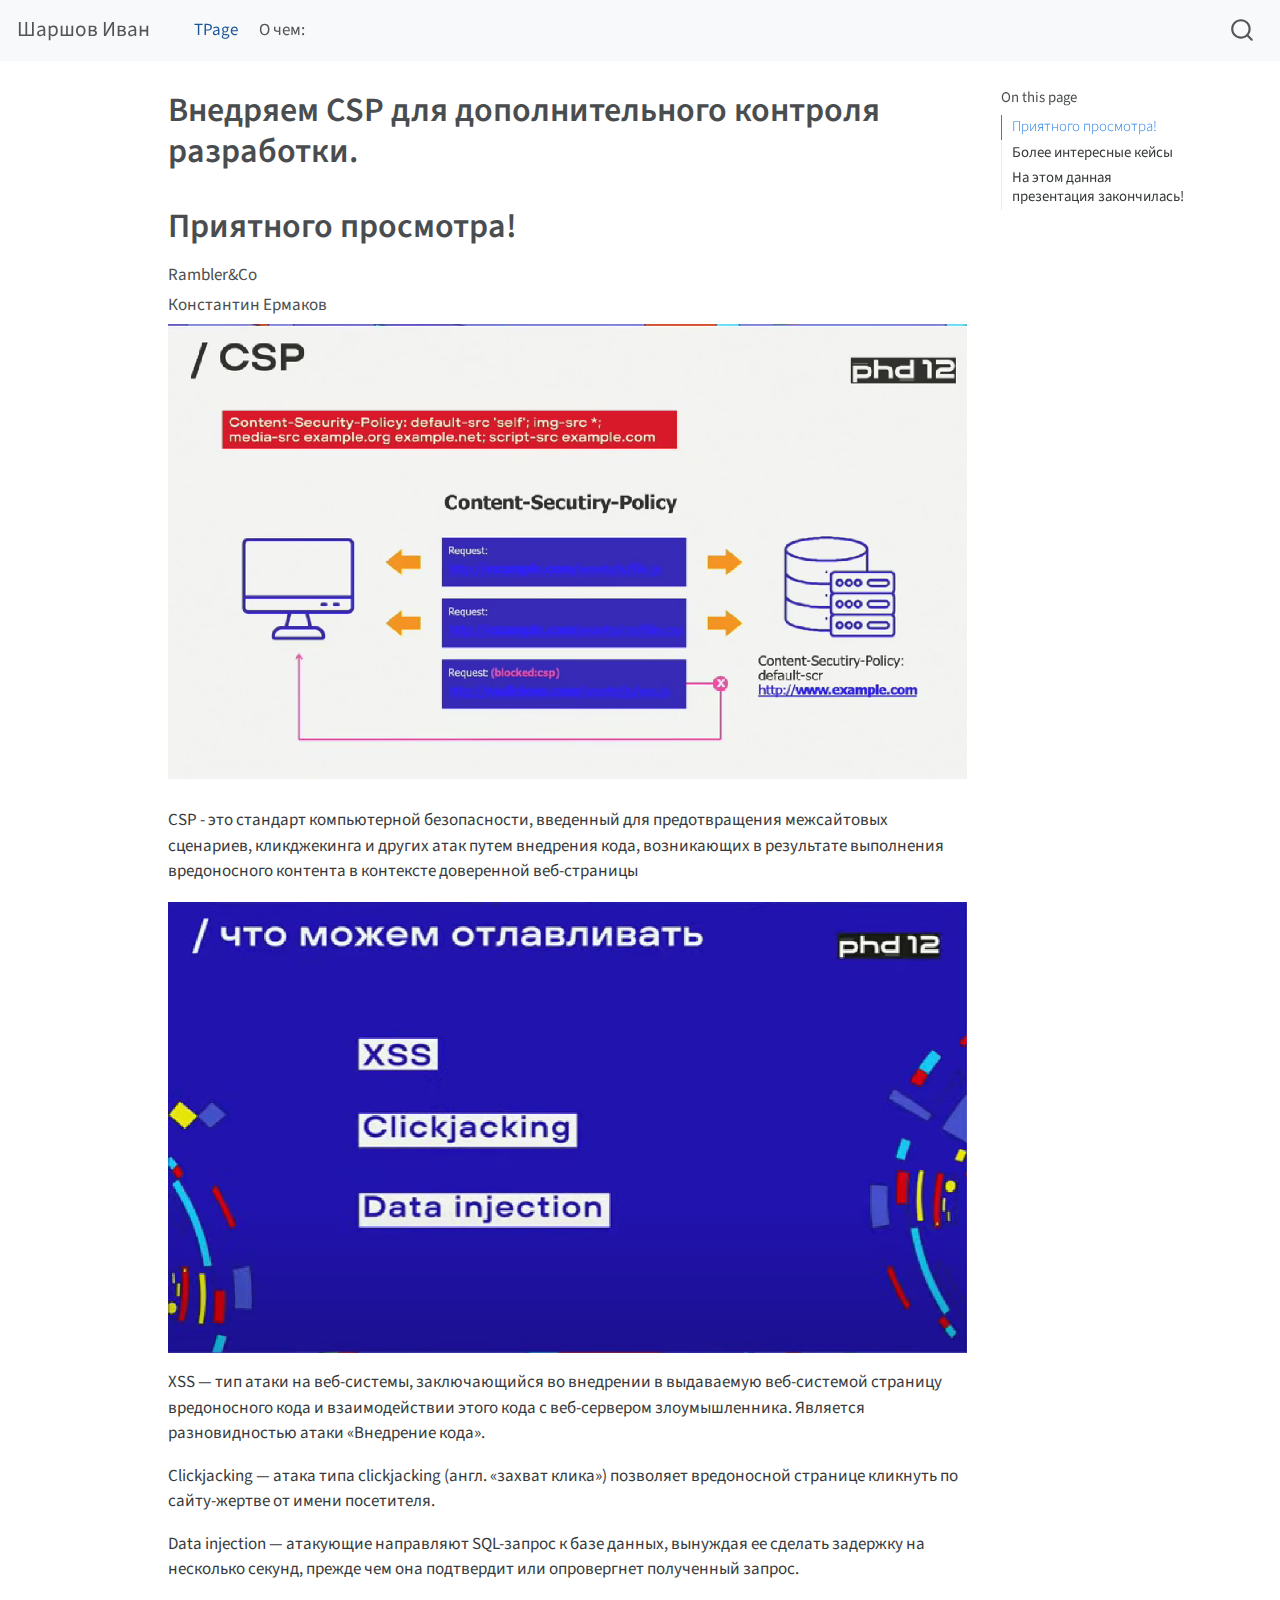
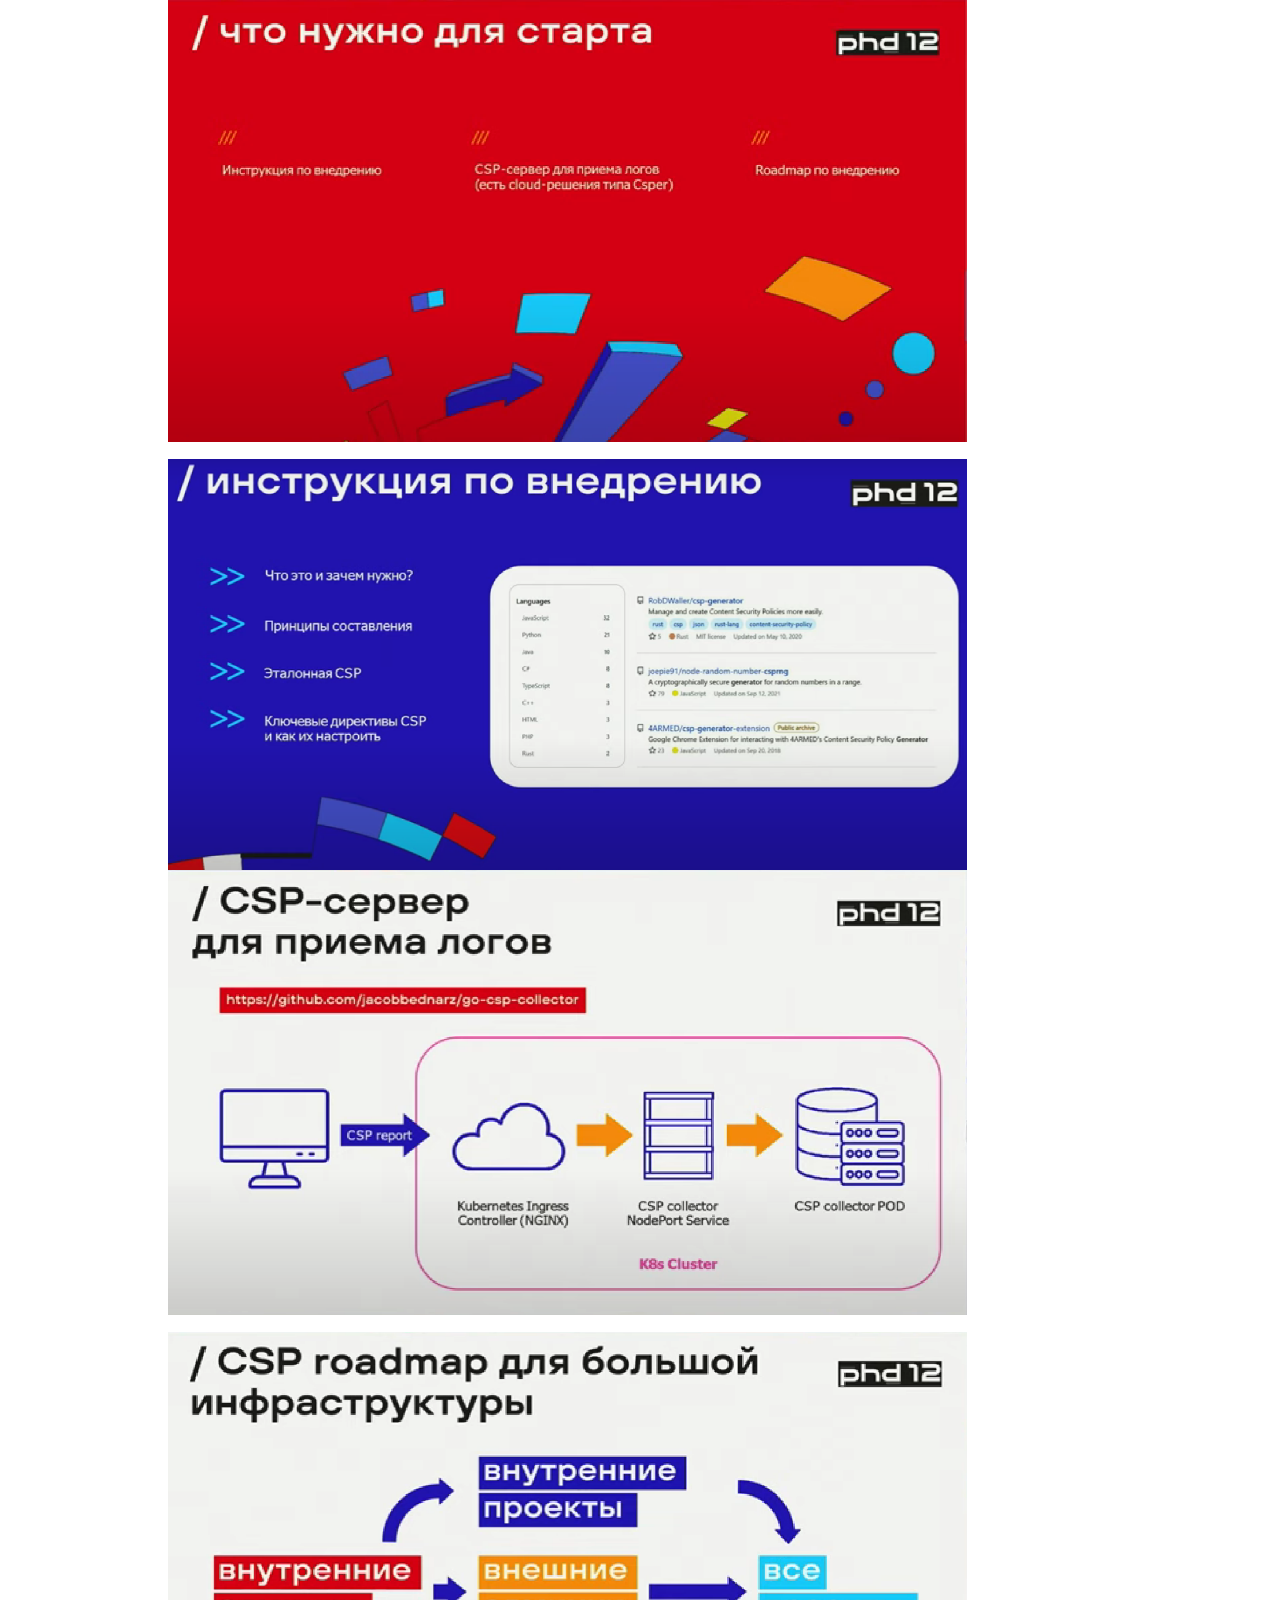
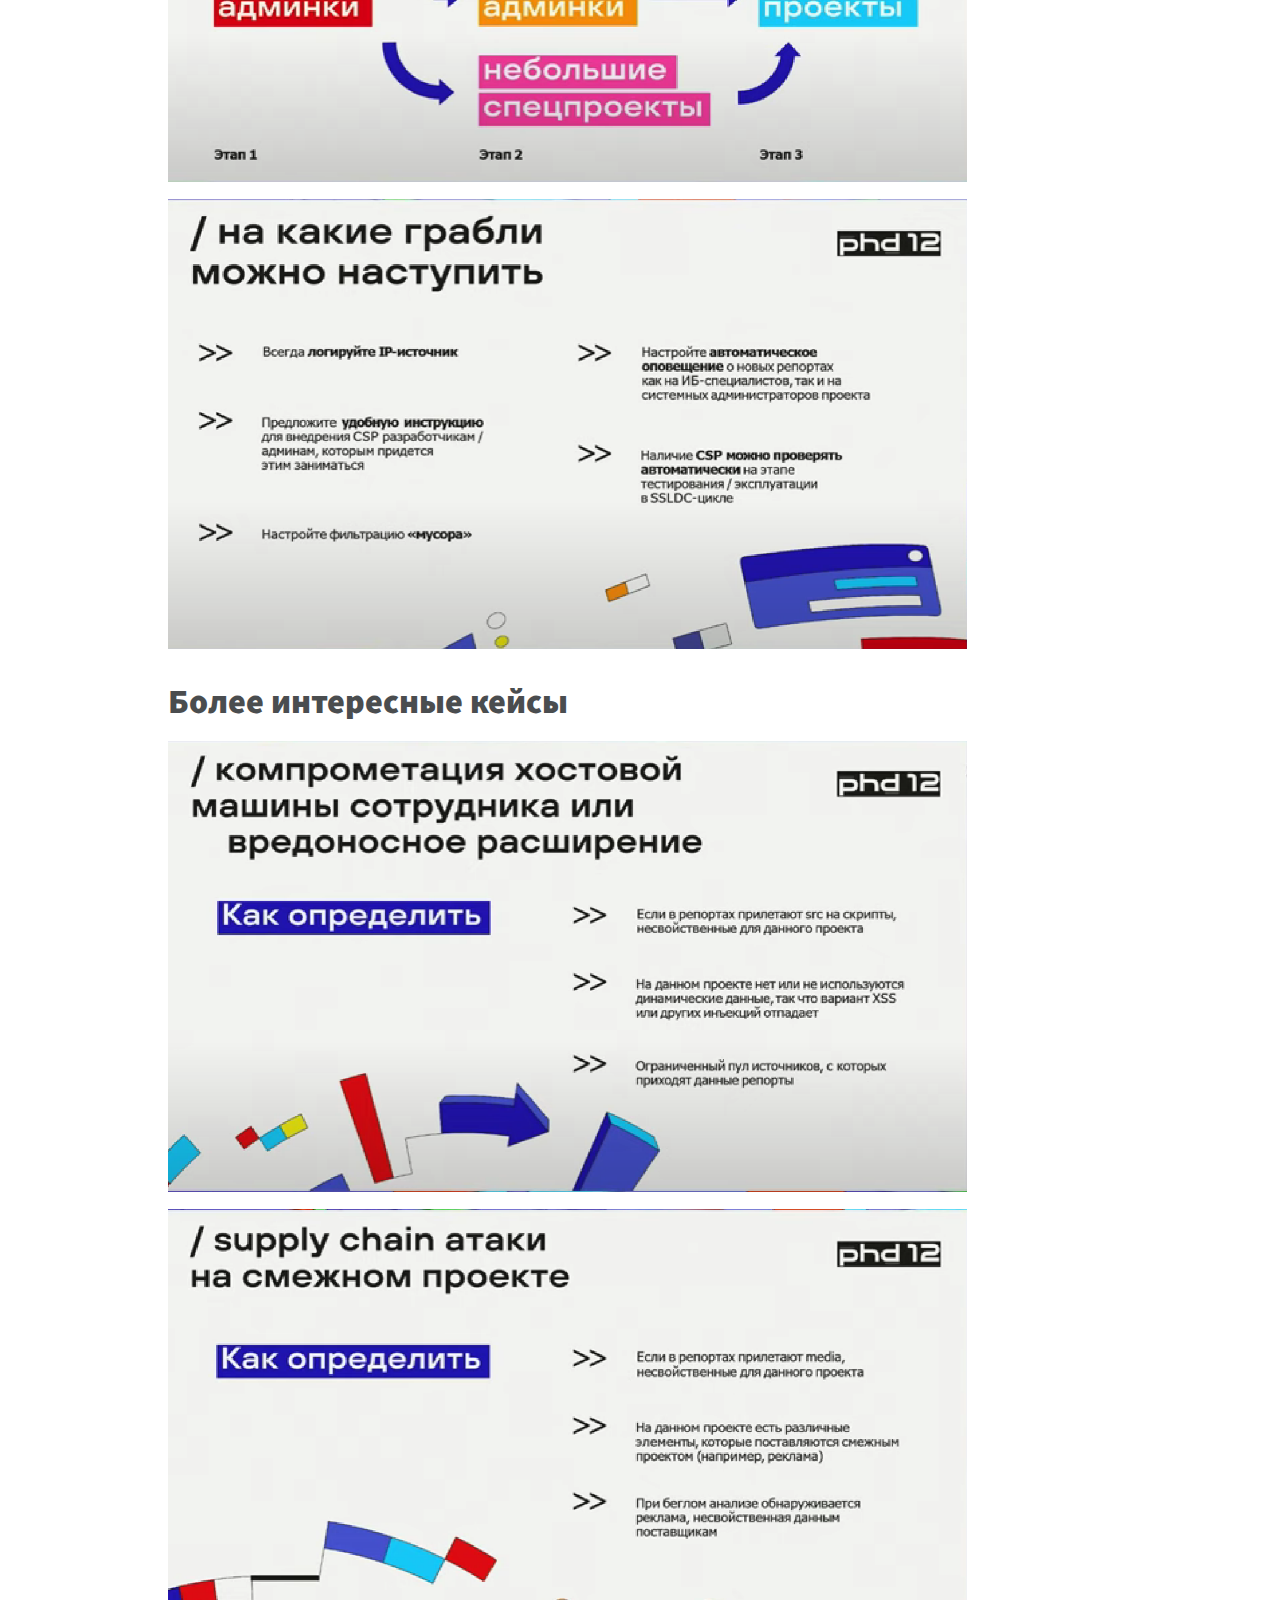
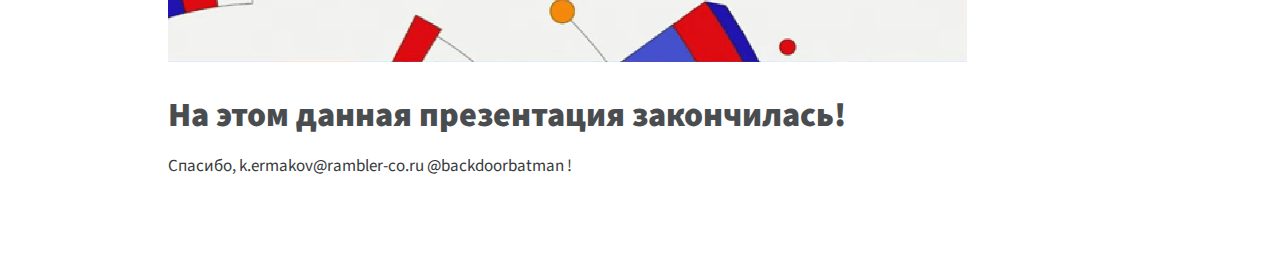
<file: docs/index.html>
<!DOCTYPE html>
<html xmlns="http://www.w3.org/1999/xhtml" lang="en" xml:lang="en"><head>

<meta charset="utf-8">
<meta name="generator" content="quarto-1.3.287">

<meta name="viewport" content="width=device-width, initial-scale=1.0, user-scalable=yes">


<title>Шаршов Иван - Внедряем CSP для дополнительного контроля разработки.</title>
<style>
code{white-space: pre-wrap;}
span.smallcaps{font-variant: small-caps;}
div.columns{display: flex; gap: min(4vw, 1.5em);}
div.column{flex: auto; overflow-x: auto;}
div.hanging-indent{margin-left: 1.5em; text-indent: -1.5em;}
ul.task-list{list-style: none;}
ul.task-list li input[type="checkbox"] {
  width: 0.8em;
  margin: 0 0.8em 0.2em -1em; /* quarto-specific, see https://github.com/quarto-dev/quarto-cli/issues/4556 */ 
  vertical-align: middle;
}
</style>


<script src="site_libs/quarto-nav/quarto-nav.js"></script>
<script src="site_libs/quarto-nav/headroom.min.js"></script>
<script src="site_libs/clipboard/clipboard.min.js"></script>
<script src="site_libs/quarto-search/autocomplete.umd.js"></script>
<script src="site_libs/quarto-search/fuse.min.js"></script>
<script src="site_libs/quarto-search/quarto-search.js"></script>
<meta name="quarto:offset" content="./">
<script src="site_libs/quarto-html/quarto.js"></script>
<script src="site_libs/quarto-html/popper.min.js"></script>
<script src="site_libs/quarto-html/tippy.umd.min.js"></script>
<script src="site_libs/quarto-html/anchor.min.js"></script>
<link href="site_libs/quarto-html/tippy.css" rel="stylesheet">
<link href="site_libs/quarto-html/quarto-syntax-highlighting.css" rel="stylesheet" id="quarto-text-highlighting-styles">
<script src="site_libs/bootstrap/bootstrap.min.js"></script>
<link href="site_libs/bootstrap/bootstrap-icons.css" rel="stylesheet">
<link href="site_libs/bootstrap/bootstrap.min.css" rel="stylesheet" id="quarto-bootstrap" data-mode="light">
<script id="quarto-search-options" type="application/json">{
  "location": "navbar",
  "copy-button": false,
  "collapse-after": 3,
  "panel-placement": "end",
  "type": "overlay",
  "limit": 20,
  "language": {
    "search-no-results-text": "No results",
    "search-matching-documents-text": "matching documents",
    "search-copy-link-title": "Copy link to search",
    "search-hide-matches-text": "Hide additional matches",
    "search-more-match-text": "more match in this document",
    "search-more-matches-text": "more matches in this document",
    "search-clear-button-title": "Clear",
    "search-detached-cancel-button-title": "Cancel",
    "search-submit-button-title": "Submit"
  }
}</script>


<link rel="stylesheet" href="styles.css">
</head>

<body class="nav-fixed">

<div id="quarto-search-results"></div>
  <header id="quarto-header" class="headroom fixed-top">
    <nav class="navbar navbar-expand-lg navbar-dark ">
      <div class="navbar-container container-fluid">
      <div class="navbar-brand-container">
    <a class="navbar-brand" href="./index.html">
    <span class="navbar-title">Шаршов Иван</span>
    </a>
  </div>
            <div id="quarto-search" class="" title="Search"></div>
          <button class="navbar-toggler" type="button" data-bs-toggle="collapse" data-bs-target="#navbarCollapse" aria-controls="navbarCollapse" aria-expanded="false" aria-label="Toggle navigation" onclick="if (window.quartoToggleHeadroom) { window.quartoToggleHeadroom(); }">
  <span class="navbar-toggler-icon"></span>
</button>
          <div class="collapse navbar-collapse" id="navbarCollapse">
            <ul class="navbar-nav navbar-nav-scroll me-auto">
  <li class="nav-item">
    <a class="nav-link active" href="./index.html" rel="" target="" aria-current="page">
 <span class="menu-text">TPage</span></a>
  </li>  
  <li class="nav-item">
    <a class="nav-link" href="./about.html" rel="" target="">
 <span class="menu-text">О чем:</span></a>
  </li>  
</ul>
            <div class="quarto-navbar-tools ms-auto">
</div>
          </div> <!-- /navcollapse -->
      </div> <!-- /container-fluid -->
    </nav>
</header>
<!-- content -->
<div id="quarto-content" class="quarto-container page-columns page-rows-contents page-layout-article page-navbar">
<!-- sidebar -->
<!-- margin-sidebar -->
    <div id="quarto-margin-sidebar" class="sidebar margin-sidebar">
        <nav id="TOC" role="doc-toc" class="toc-active">
    <h2 id="toc-title">On this page</h2>
   
  <ul>
  <li><a href="#приятного-просмотра" id="toc-приятного-просмотра" class="nav-link active" data-scroll-target="#приятного-просмотра">Приятного просмотра!</a></li>
  <li><a href="#более-интересные-кейсы" id="toc-более-интересные-кейсы" class="nav-link" data-scroll-target="#более-интересные-кейсы"><strong>Более интересные кейсы</strong></a></li>
  <li><a href="#на-этом-данная-презентация-закончилась" id="toc-на-этом-данная-презентация-закончилась" class="nav-link" data-scroll-target="#на-этом-данная-презентация-закончилась"><strong>На этом данная презентация закончилась!</strong></a></li>
  </ul>
</nav>
    </div>
<!-- main -->
<main class="content" id="quarto-document-content">

<header id="title-block-header" class="quarto-title-block default">
<div class="quarto-title">
<h1 class="title">Внедряем CSP для дополнительного контроля разработки.</h1>
</div>



<div class="quarto-title-meta">

    
  
    
  </div>
  

</header>

<section id="приятного-просмотра" class="level1">
<h1>Приятного просмотра!</h1>
<section id="ramblerco" class="level6">
<h6 class="anchored" data-anchor-id="ramblerco">Rambler&amp;Co</h6>
</section>
<section id="константин-ермаков" class="level6">
<h6 class="anchored" data-anchor-id="константин-ермаков">Константин Ермаков</h6>
</section>
<section id="section" class="level6">
<h6 class="anchored" data-anchor-id="section"><img src="images/image-2027950571.png" class="quarto-discovered-preview-image img-fluid"></h6>
<p>CSP - это стандарт компьютерной безопасности, введенный для предотвращения межсайтовых сценариев, кликджекинга и других атак путем внедрения кода, возникающих в результате выполнения вредоносного контента в контексте доверенной веб-страницы</p>
<p><img src="images/image-1631542335.png" class="img-fluid"></p>
<p>XSS — тип атаки на веб-системы, заключающийся во внедрении в выдаваемую веб-системой страницу вредоносного кода и взаимодействии этого кода с веб-сервером злоумышленника. Является разновидностью атаки «Внедрение кода».</p>
<p>Clickjacking — атака типа clickjacking (англ. «захват клика») позволяет вредоносной странице кликнуть по сайту-жертве от имени посетителя.</p>
<p>Data injection — aтакующие направляют SQL-запрос к базе данных, вынуждая ее сделать задержку на несколько секунд, прежде чем она подтвердит или опровергнет полученный запрос.</p>
<p><img src="images/image-40465719.png" class="img-fluid"></p>
<p><img src="images/image-262058201.png" class="img-fluid"> <img src="images/image-1622936793.png" class="img-fluid"></p>
<p><img src="images/image-1318383426.png" class="img-fluid"></p>
<p><img src="images/image-1396590073.png" class="img-fluid"></p>
</section>
</section>
<section id="более-интересные-кейсы" class="level1">
<h1><strong>Более интересные кейсы</strong></h1>
<p><img src="images/image-862087005.png" class="img-fluid"></p>
<p><img src="images/image-1513491828.png" class="img-fluid"></p>
</section>
<section id="на-этом-данная-презентация-закончилась" class="level1">
<h1><strong>На этом данная презентация закончилась!</strong></h1>
<p>Спасибо, k.ermakov@rambler-co.ru <span class="citation" data-cites="backdoorbatman">@backdoorbatman</span> !</p>


</section>

</main> <!-- /main -->
<script id="quarto-html-after-body" type="application/javascript">
window.document.addEventListener("DOMContentLoaded", function (event) {
  const toggleBodyColorMode = (bsSheetEl) => {
    const mode = bsSheetEl.getAttribute("data-mode");
    const bodyEl = window.document.querySelector("body");
    if (mode === "dark") {
      bodyEl.classList.add("quarto-dark");
      bodyEl.classList.remove("quarto-light");
    } else {
      bodyEl.classList.add("quarto-light");
      bodyEl.classList.remove("quarto-dark");
    }
  }
  const toggleBodyColorPrimary = () => {
    const bsSheetEl = window.document.querySelector("link#quarto-bootstrap");
    if (bsSheetEl) {
      toggleBodyColorMode(bsSheetEl);
    }
  }
  toggleBodyColorPrimary();  
  const icon = "";
  const anchorJS = new window.AnchorJS();
  anchorJS.options = {
    placement: 'right',
    icon: icon
  };
  anchorJS.add('.anchored');
  const isCodeAnnotation = (el) => {
    for (const clz of el.classList) {
      if (clz.startsWith('code-annotation-')) {                     
        return true;
      }
    }
    return false;
  }
  const clipboard = new window.ClipboardJS('.code-copy-button', {
    text: function(trigger) {
      const codeEl = trigger.previousElementSibling.cloneNode(true);
      for (const childEl of codeEl.children) {
        if (isCodeAnnotation(childEl)) {
          childEl.remove();
        }
      }
      return codeEl.innerText;
    }
  });
  clipboard.on('success', function(e) {
    // button target
    const button = e.trigger;
    // don't keep focus
    button.blur();
    // flash "checked"
    button.classList.add('code-copy-button-checked');
    var currentTitle = button.getAttribute("title");
    button.setAttribute("title", "Copied!");
    let tooltip;
    if (window.bootstrap) {
      button.setAttribute("data-bs-toggle", "tooltip");
      button.setAttribute("data-bs-placement", "left");
      button.setAttribute("data-bs-title", "Copied!");
      tooltip = new bootstrap.Tooltip(button, 
        { trigger: "manual", 
          customClass: "code-copy-button-tooltip",
          offset: [0, -8]});
      tooltip.show();    
    }
    setTimeout(function() {
      if (tooltip) {
        tooltip.hide();
        button.removeAttribute("data-bs-title");
        button.removeAttribute("data-bs-toggle");
        button.removeAttribute("data-bs-placement");
      }
      button.setAttribute("title", currentTitle);
      button.classList.remove('code-copy-button-checked');
    }, 1000);
    // clear code selection
    e.clearSelection();
  });
  function tippyHover(el, contentFn) {
    const config = {
      allowHTML: true,
      content: contentFn,
      maxWidth: 500,
      delay: 100,
      arrow: false,
      appendTo: function(el) {
          return el.parentElement;
      },
      interactive: true,
      interactiveBorder: 10,
      theme: 'quarto',
      placement: 'bottom-start'
    };
    window.tippy(el, config); 
  }
  const noterefs = window.document.querySelectorAll('a[role="doc-noteref"]');
  for (var i=0; i<noterefs.length; i++) {
    const ref = noterefs[i];
    tippyHover(ref, function() {
      // use id or data attribute instead here
      let href = ref.getAttribute('data-footnote-href') || ref.getAttribute('href');
      try { href = new URL(href).hash; } catch {}
      const id = href.replace(/^#\/?/, "");
      const note = window.document.getElementById(id);
      return note.innerHTML;
    });
  }
      let selectedAnnoteEl;
      const selectorForAnnotation = ( cell, annotation) => {
        let cellAttr = 'data-code-cell="' + cell + '"';
        let lineAttr = 'data-code-annotation="' +  annotation + '"';
        const selector = 'span[' + cellAttr + '][' + lineAttr + ']';
        return selector;
      }
      const selectCodeLines = (annoteEl) => {
        const doc = window.document;
        const targetCell = annoteEl.getAttribute("data-target-cell");
        const targetAnnotation = annoteEl.getAttribute("data-target-annotation");
        const annoteSpan = window.document.querySelector(selectorForAnnotation(targetCell, targetAnnotation));
        const lines = annoteSpan.getAttribute("data-code-lines").split(",");
        const lineIds = lines.map((line) => {
          return targetCell + "-" + line;
        })
        let top = null;
        let height = null;
        let parent = null;
        if (lineIds.length > 0) {
            //compute the position of the single el (top and bottom and make a div)
            const el = window.document.getElementById(lineIds[0]);
            top = el.offsetTop;
            height = el.offsetHeight;
            parent = el.parentElement.parentElement;
          if (lineIds.length > 1) {
            const lastEl = window.document.getElementById(lineIds[lineIds.length - 1]);
            const bottom = lastEl.offsetTop + lastEl.offsetHeight;
            height = bottom - top;
          }
          if (top !== null && height !== null && parent !== null) {
            // cook up a div (if necessary) and position it 
            let div = window.document.getElementById("code-annotation-line-highlight");
            if (div === null) {
              div = window.document.createElement("div");
              div.setAttribute("id", "code-annotation-line-highlight");
              div.style.position = 'absolute';
              parent.appendChild(div);
            }
            div.style.top = top - 2 + "px";
            div.style.height = height + 4 + "px";
            let gutterDiv = window.document.getElementById("code-annotation-line-highlight-gutter");
            if (gutterDiv === null) {
              gutterDiv = window.document.createElement("div");
              gutterDiv.setAttribute("id", "code-annotation-line-highlight-gutter");
              gutterDiv.style.position = 'absolute';
              const codeCell = window.document.getElementById(targetCell);
              const gutter = codeCell.querySelector('.code-annotation-gutter');
              gutter.appendChild(gutterDiv);
            }
            gutterDiv.style.top = top - 2 + "px";
            gutterDiv.style.height = height + 4 + "px";
          }
          selectedAnnoteEl = annoteEl;
        }
      };
      const unselectCodeLines = () => {
        const elementsIds = ["code-annotation-line-highlight", "code-annotation-line-highlight-gutter"];
        elementsIds.forEach((elId) => {
          const div = window.document.getElementById(elId);
          if (div) {
            div.remove();
          }
        });
        selectedAnnoteEl = undefined;
      };
      // Attach click handler to the DT
      const annoteDls = window.document.querySelectorAll('dt[data-target-cell]');
      for (const annoteDlNode of annoteDls) {
        annoteDlNode.addEventListener('click', (event) => {
          const clickedEl = event.target;
          if (clickedEl !== selectedAnnoteEl) {
            unselectCodeLines();
            const activeEl = window.document.querySelector('dt[data-target-cell].code-annotation-active');
            if (activeEl) {
              activeEl.classList.remove('code-annotation-active');
            }
            selectCodeLines(clickedEl);
            clickedEl.classList.add('code-annotation-active');
          } else {
            // Unselect the line
            unselectCodeLines();
            clickedEl.classList.remove('code-annotation-active');
          }
        });
      }
  const findCites = (el) => {
    const parentEl = el.parentElement;
    if (parentEl) {
      const cites = parentEl.dataset.cites;
      if (cites) {
        return {
          el,
          cites: cites.split(' ')
        };
      } else {
        return findCites(el.parentElement)
      }
    } else {
      return undefined;
    }
  };
  var bibliorefs = window.document.querySelectorAll('a[role="doc-biblioref"]');
  for (var i=0; i<bibliorefs.length; i++) {
    const ref = bibliorefs[i];
    const citeInfo = findCites(ref);
    if (citeInfo) {
      tippyHover(citeInfo.el, function() {
        var popup = window.document.createElement('div');
        citeInfo.cites.forEach(function(cite) {
          var citeDiv = window.document.createElement('div');
          citeDiv.classList.add('hanging-indent');
          citeDiv.classList.add('csl-entry');
          var biblioDiv = window.document.getElementById('ref-' + cite);
          if (biblioDiv) {
            citeDiv.innerHTML = biblioDiv.innerHTML;
          }
          popup.appendChild(citeDiv);
        });
        return popup.innerHTML;
      });
    }
  }
});
</script>
</div> <!-- /content -->



</body></html>
</file>
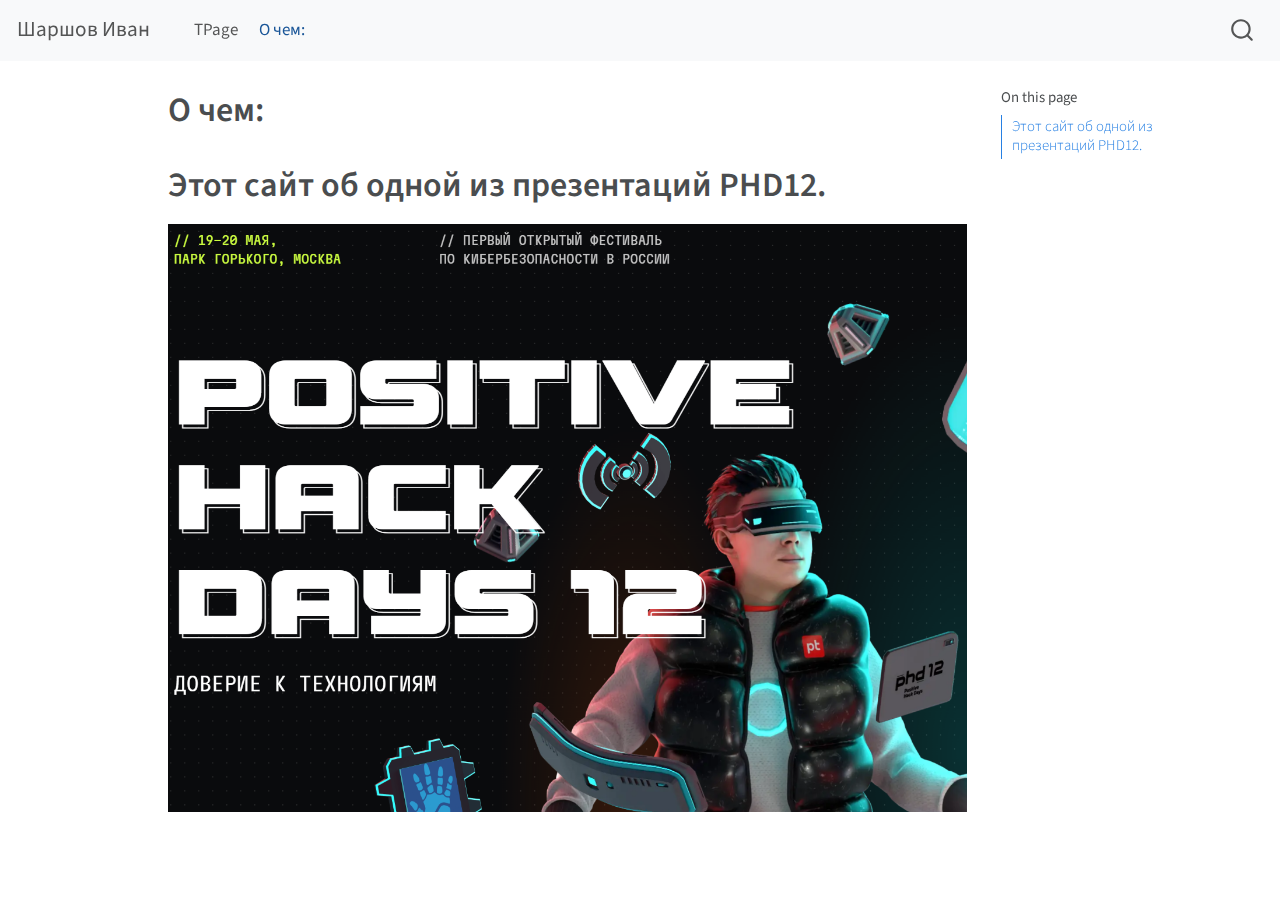
<file: docs/about.html>
<!DOCTYPE html>
<html xmlns="http://www.w3.org/1999/xhtml" lang="en" xml:lang="en"><head>

<meta charset="utf-8">
<meta name="generator" content="quarto-1.3.287">

<meta name="viewport" content="width=device-width, initial-scale=1.0, user-scalable=yes">


<title>Шаршов Иван - О чем:</title>
<style>
code{white-space: pre-wrap;}
span.smallcaps{font-variant: small-caps;}
div.columns{display: flex; gap: min(4vw, 1.5em);}
div.column{flex: auto; overflow-x: auto;}
div.hanging-indent{margin-left: 1.5em; text-indent: -1.5em;}
ul.task-list{list-style: none;}
ul.task-list li input[type="checkbox"] {
  width: 0.8em;
  margin: 0 0.8em 0.2em -1em; /* quarto-specific, see https://github.com/quarto-dev/quarto-cli/issues/4556 */ 
  vertical-align: middle;
}
</style>


<script src="site_libs/quarto-nav/quarto-nav.js"></script>
<script src="site_libs/quarto-nav/headroom.min.js"></script>
<script src="site_libs/clipboard/clipboard.min.js"></script>
<script src="site_libs/quarto-search/autocomplete.umd.js"></script>
<script src="site_libs/quarto-search/fuse.min.js"></script>
<script src="site_libs/quarto-search/quarto-search.js"></script>
<meta name="quarto:offset" content="./">
<script src="site_libs/quarto-html/quarto.js"></script>
<script src="site_libs/quarto-html/popper.min.js"></script>
<script src="site_libs/quarto-html/tippy.umd.min.js"></script>
<script src="site_libs/quarto-html/anchor.min.js"></script>
<link href="site_libs/quarto-html/tippy.css" rel="stylesheet">
<link href="site_libs/quarto-html/quarto-syntax-highlighting.css" rel="stylesheet" id="quarto-text-highlighting-styles">
<script src="site_libs/bootstrap/bootstrap.min.js"></script>
<link href="site_libs/bootstrap/bootstrap-icons.css" rel="stylesheet">
<link href="site_libs/bootstrap/bootstrap.min.css" rel="stylesheet" id="quarto-bootstrap" data-mode="light">
<script id="quarto-search-options" type="application/json">{
  "location": "navbar",
  "copy-button": false,
  "collapse-after": 3,
  "panel-placement": "end",
  "type": "overlay",
  "limit": 20,
  "language": {
    "search-no-results-text": "No results",
    "search-matching-documents-text": "matching documents",
    "search-copy-link-title": "Copy link to search",
    "search-hide-matches-text": "Hide additional matches",
    "search-more-match-text": "more match in this document",
    "search-more-matches-text": "more matches in this document",
    "search-clear-button-title": "Clear",
    "search-detached-cancel-button-title": "Cancel",
    "search-submit-button-title": "Submit"
  }
}</script>


<link rel="stylesheet" href="styles.css">
</head>

<body class="nav-fixed">

<div id="quarto-search-results"></div>
  <header id="quarto-header" class="headroom fixed-top">
    <nav class="navbar navbar-expand-lg navbar-dark ">
      <div class="navbar-container container-fluid">
      <div class="navbar-brand-container">
    <a class="navbar-brand" href="./index.html">
    <span class="navbar-title">Шаршов Иван</span>
    </a>
  </div>
            <div id="quarto-search" class="" title="Search"></div>
          <button class="navbar-toggler" type="button" data-bs-toggle="collapse" data-bs-target="#navbarCollapse" aria-controls="navbarCollapse" aria-expanded="false" aria-label="Toggle navigation" onclick="if (window.quartoToggleHeadroom) { window.quartoToggleHeadroom(); }">
  <span class="navbar-toggler-icon"></span>
</button>
          <div class="collapse navbar-collapse" id="navbarCollapse">
            <ul class="navbar-nav navbar-nav-scroll me-auto">
  <li class="nav-item">
    <a class="nav-link" href="./index.html" rel="" target="">
 <span class="menu-text">TPage</span></a>
  </li>  
  <li class="nav-item">
    <a class="nav-link active" href="./about.html" rel="" target="" aria-current="page">
 <span class="menu-text">О чем:</span></a>
  </li>  
</ul>
            <div class="quarto-navbar-tools ms-auto">
</div>
          </div> <!-- /navcollapse -->
      </div> <!-- /container-fluid -->
    </nav>
</header>
<!-- content -->
<div id="quarto-content" class="quarto-container page-columns page-rows-contents page-layout-article page-navbar">
<!-- sidebar -->
<!-- margin-sidebar -->
    <div id="quarto-margin-sidebar" class="sidebar margin-sidebar">
        <nav id="TOC" role="doc-toc" class="toc-active">
    <h2 id="toc-title">On this page</h2>
   
  <ul>
  <li><a href="#этот-сайт-об-одной-из-презентаций-phd12." id="toc-этот-сайт-об-одной-из-презентаций-phd12." class="nav-link active" data-scroll-target="#этот-сайт-об-одной-из-презентаций-phd12.">Этот сайт об одной из презентаций PHD12.</a></li>
  </ul>
</nav>
    </div>
<!-- main -->
<main class="content" id="quarto-document-content">

<header id="title-block-header" class="quarto-title-block default">
<div class="quarto-title">
<h1 class="title">О чем:</h1>
</div>



<div class="quarto-title-meta">

    
  
    
  </div>
  

</header>

<section id="этот-сайт-об-одной-из-презентаций-phd12." class="level1">
<h1>Этот сайт об одной из презентаций PHD12.</h1>
<p><img src="images/image-578741910.png" class="quarto-discovered-preview-image img-fluid"></p>


</section>

</main> <!-- /main -->
<script id="quarto-html-after-body" type="application/javascript">
window.document.addEventListener("DOMContentLoaded", function (event) {
  const toggleBodyColorMode = (bsSheetEl) => {
    const mode = bsSheetEl.getAttribute("data-mode");
    const bodyEl = window.document.querySelector("body");
    if (mode === "dark") {
      bodyEl.classList.add("quarto-dark");
      bodyEl.classList.remove("quarto-light");
    } else {
      bodyEl.classList.add("quarto-light");
      bodyEl.classList.remove("quarto-dark");
    }
  }
  const toggleBodyColorPrimary = () => {
    const bsSheetEl = window.document.querySelector("link#quarto-bootstrap");
    if (bsSheetEl) {
      toggleBodyColorMode(bsSheetEl);
    }
  }
  toggleBodyColorPrimary();  
  const icon = "";
  const anchorJS = new window.AnchorJS();
  anchorJS.options = {
    placement: 'right',
    icon: icon
  };
  anchorJS.add('.anchored');
  const isCodeAnnotation = (el) => {
    for (const clz of el.classList) {
      if (clz.startsWith('code-annotation-')) {                     
        return true;
      }
    }
    return false;
  }
  const clipboard = new window.ClipboardJS('.code-copy-button', {
    text: function(trigger) {
      const codeEl = trigger.previousElementSibling.cloneNode(true);
      for (const childEl of codeEl.children) {
        if (isCodeAnnotation(childEl)) {
          childEl.remove();
        }
      }
      return codeEl.innerText;
    }
  });
  clipboard.on('success', function(e) {
    // button target
    const button = e.trigger;
    // don't keep focus
    button.blur();
    // flash "checked"
    button.classList.add('code-copy-button-checked');
    var currentTitle = button.getAttribute("title");
    button.setAttribute("title", "Copied!");
    let tooltip;
    if (window.bootstrap) {
      button.setAttribute("data-bs-toggle", "tooltip");
      button.setAttribute("data-bs-placement", "left");
      button.setAttribute("data-bs-title", "Copied!");
      tooltip = new bootstrap.Tooltip(button, 
        { trigger: "manual", 
          customClass: "code-copy-button-tooltip",
          offset: [0, -8]});
      tooltip.show();    
    }
    setTimeout(function() {
      if (tooltip) {
        tooltip.hide();
        button.removeAttribute("data-bs-title");
        button.removeAttribute("data-bs-toggle");
        button.removeAttribute("data-bs-placement");
      }
      button.setAttribute("title", currentTitle);
      button.classList.remove('code-copy-button-checked');
    }, 1000);
    // clear code selection
    e.clearSelection();
  });
  function tippyHover(el, contentFn) {
    const config = {
      allowHTML: true,
      content: contentFn,
      maxWidth: 500,
      delay: 100,
      arrow: false,
      appendTo: function(el) {
          return el.parentElement;
      },
      interactive: true,
      interactiveBorder: 10,
      theme: 'quarto',
      placement: 'bottom-start'
    };
    window.tippy(el, config); 
  }
  const noterefs = window.document.querySelectorAll('a[role="doc-noteref"]');
  for (var i=0; i<noterefs.length; i++) {
    const ref = noterefs[i];
    tippyHover(ref, function() {
      // use id or data attribute instead here
      let href = ref.getAttribute('data-footnote-href') || ref.getAttribute('href');
      try { href = new URL(href).hash; } catch {}
      const id = href.replace(/^#\/?/, "");
      const note = window.document.getElementById(id);
      return note.innerHTML;
    });
  }
      let selectedAnnoteEl;
      const selectorForAnnotation = ( cell, annotation) => {
        let cellAttr = 'data-code-cell="' + cell + '"';
        let lineAttr = 'data-code-annotation="' +  annotation + '"';
        const selector = 'span[' + cellAttr + '][' + lineAttr + ']';
        return selector;
      }
      const selectCodeLines = (annoteEl) => {
        const doc = window.document;
        const targetCell = annoteEl.getAttribute("data-target-cell");
        const targetAnnotation = annoteEl.getAttribute("data-target-annotation");
        const annoteSpan = window.document.querySelector(selectorForAnnotation(targetCell, targetAnnotation));
        const lines = annoteSpan.getAttribute("data-code-lines").split(",");
        const lineIds = lines.map((line) => {
          return targetCell + "-" + line;
        })
        let top = null;
        let height = null;
        let parent = null;
        if (lineIds.length > 0) {
            //compute the position of the single el (top and bottom and make a div)
            const el = window.document.getElementById(lineIds[0]);
            top = el.offsetTop;
            height = el.offsetHeight;
            parent = el.parentElement.parentElement;
          if (lineIds.length > 1) {
            const lastEl = window.document.getElementById(lineIds[lineIds.length - 1]);
            const bottom = lastEl.offsetTop + lastEl.offsetHeight;
            height = bottom - top;
          }
          if (top !== null && height !== null && parent !== null) {
            // cook up a div (if necessary) and position it 
            let div = window.document.getElementById("code-annotation-line-highlight");
            if (div === null) {
              div = window.document.createElement("div");
              div.setAttribute("id", "code-annotation-line-highlight");
              div.style.position = 'absolute';
              parent.appendChild(div);
            }
            div.style.top = top - 2 + "px";
            div.style.height = height + 4 + "px";
            let gutterDiv = window.document.getElementById("code-annotation-line-highlight-gutter");
            if (gutterDiv === null) {
              gutterDiv = window.document.createElement("div");
              gutterDiv.setAttribute("id", "code-annotation-line-highlight-gutter");
              gutterDiv.style.position = 'absolute';
              const codeCell = window.document.getElementById(targetCell);
              const gutter = codeCell.querySelector('.code-annotation-gutter');
              gutter.appendChild(gutterDiv);
            }
            gutterDiv.style.top = top - 2 + "px";
            gutterDiv.style.height = height + 4 + "px";
          }
          selectedAnnoteEl = annoteEl;
        }
      };
      const unselectCodeLines = () => {
        const elementsIds = ["code-annotation-line-highlight", "code-annotation-line-highlight-gutter"];
        elementsIds.forEach((elId) => {
          const div = window.document.getElementById(elId);
          if (div) {
            div.remove();
          }
        });
        selectedAnnoteEl = undefined;
      };
      // Attach click handler to the DT
      const annoteDls = window.document.querySelectorAll('dt[data-target-cell]');
      for (const annoteDlNode of annoteDls) {
        annoteDlNode.addEventListener('click', (event) => {
          const clickedEl = event.target;
          if (clickedEl !== selectedAnnoteEl) {
            unselectCodeLines();
            const activeEl = window.document.querySelector('dt[data-target-cell].code-annotation-active');
            if (activeEl) {
              activeEl.classList.remove('code-annotation-active');
            }
            selectCodeLines(clickedEl);
            clickedEl.classList.add('code-annotation-active');
          } else {
            // Unselect the line
            unselectCodeLines();
            clickedEl.classList.remove('code-annotation-active');
          }
        });
      }
  const findCites = (el) => {
    const parentEl = el.parentElement;
    if (parentEl) {
      const cites = parentEl.dataset.cites;
      if (cites) {
        return {
          el,
          cites: cites.split(' ')
        };
      } else {
        return findCites(el.parentElement)
      }
    } else {
      return undefined;
    }
  };
  var bibliorefs = window.document.querySelectorAll('a[role="doc-biblioref"]');
  for (var i=0; i<bibliorefs.length; i++) {
    const ref = bibliorefs[i];
    const citeInfo = findCites(ref);
    if (citeInfo) {
      tippyHover(citeInfo.el, function() {
        var popup = window.document.createElement('div');
        citeInfo.cites.forEach(function(cite) {
          var citeDiv = window.document.createElement('div');
          citeDiv.classList.add('hanging-indent');
          citeDiv.classList.add('csl-entry');
          var biblioDiv = window.document.getElementById('ref-' + cite);
          if (biblioDiv) {
            citeDiv.innerHTML = biblioDiv.innerHTML;
          }
          popup.appendChild(citeDiv);
        });
        return popup.innerHTML;
      });
    }
  }
});
</script>
</div> <!-- /content -->



</body></html>
</file>
<file: docs/site_libs/quarto-html/tippy.css>
.tippy-box[data-animation=fade][data-state=hidden]{opacity:0}[data-tippy-root]{max-width:calc(100vw - 10px)}.tippy-box{position:relative;background-color:#333;color:#fff;border-radius:4px;font-size:14px;line-height:1.4;white-space:normal;outline:0;transition-property:transform,visibility,opacity}.tippy-box[data-placement^=top]>.tippy-arrow{bottom:0}.tippy-box[data-placement^=top]>.tippy-arrow:before{bottom:-7px;left:0;border-width:8px 8px 0;border-top-color:initial;transform-origin:center top}.tippy-box[data-placement^=bottom]>.tippy-arrow{top:0}.tippy-box[data-placement^=bottom]>.tippy-arrow:before{top:-7px;left:0;border-width:0 8px 8px;border-bottom-color:initial;transform-origin:center bottom}.tippy-box[data-placement^=left]>.tippy-arrow{right:0}.tippy-box[data-placement^=left]>.tippy-arrow:before{border-width:8px 0 8px 8px;border-left-color:initial;right:-7px;transform-origin:center left}.tippy-box[data-placement^=right]>.tippy-arrow{left:0}.tippy-box[data-placement^=right]>.tippy-arrow:before{left:-7px;border-width:8px 8px 8px 0;border-right-color:initial;transform-origin:center right}.tippy-box[data-inertia][data-state=visible]{transition-timing-function:cubic-bezier(.54,1.5,.38,1.11)}.tippy-arrow{width:16px;height:16px;color:#333}.tippy-arrow:before{content:"";position:absolute;border-color:transparent;border-style:solid}.tippy-content{position:relative;padding:5px 9px;z-index:1}
</file>
<file: docs/site_libs/quarto-html/quarto-syntax-highlighting.css>
/* quarto syntax highlight colors */
:root {
  --quarto-hl-ot-color: #003B4F;
  --quarto-hl-at-color: #657422;
  --quarto-hl-ss-color: #20794D;
  --quarto-hl-an-color: #5E5E5E;
  --quarto-hl-fu-color: #4758AB;
  --quarto-hl-st-color: #20794D;
  --quarto-hl-cf-color: #003B4F;
  --quarto-hl-op-color: #5E5E5E;
  --quarto-hl-er-color: #AD0000;
  --quarto-hl-bn-color: #AD0000;
  --quarto-hl-al-color: #AD0000;
  --quarto-hl-va-color: #111111;
  --quarto-hl-bu-color: inherit;
  --quarto-hl-ex-color: inherit;
  --quarto-hl-pp-color: #AD0000;
  --quarto-hl-in-color: #5E5E5E;
  --quarto-hl-vs-color: #20794D;
  --quarto-hl-wa-color: #5E5E5E;
  --quarto-hl-do-color: #5E5E5E;
  --quarto-hl-im-color: #00769E;
  --quarto-hl-ch-color: #20794D;
  --quarto-hl-dt-color: #AD0000;
  --quarto-hl-fl-color: #AD0000;
  --quarto-hl-co-color: #5E5E5E;
  --quarto-hl-cv-color: #5E5E5E;
  --quarto-hl-cn-color: #8f5902;
  --quarto-hl-sc-color: #5E5E5E;
  --quarto-hl-dv-color: #AD0000;
  --quarto-hl-kw-color: #003B4F;
}

/* other quarto variables */
:root {
  --quarto-font-monospace: SFMono-Regular, Menlo, Monaco, Consolas, "Liberation Mono", "Courier New", monospace;
}

pre > code.sourceCode > span {
  color: #003B4F;
}

code span {
  color: #003B4F;
}

code.sourceCode > span {
  color: #003B4F;
}

div.sourceCode,
div.sourceCode pre.sourceCode {
  color: #003B4F;
}

code span.ot {
  color: #003B4F;
  font-style: inherit;
}

code span.at {
  color: #657422;
  font-style: inherit;
}

code span.ss {
  color: #20794D;
  font-style: inherit;
}

code span.an {
  color: #5E5E5E;
  font-style: inherit;
}

code span.fu {
  color: #4758AB;
  font-style: inherit;
}

code span.st {
  color: #20794D;
  font-style: inherit;
}

code span.cf {
  color: #003B4F;
  font-style: inherit;
}

code span.op {
  color: #5E5E5E;
  font-style: inherit;
}

code span.er {
  color: #AD0000;
  font-style: inherit;
}

code span.bn {
  color: #AD0000;
  font-style: inherit;
}

code span.al {
  color: #AD0000;
  font-style: inherit;
}

code span.va {
  color: #111111;
  font-style: inherit;
}

code span.bu {
  font-style: inherit;
}

code span.ex {
  font-style: inherit;
}

code span.pp {
  color: #AD0000;
  font-style: inherit;
}

code span.in {
  color: #5E5E5E;
  font-style: inherit;
}

code span.vs {
  color: #20794D;
  font-style: inherit;
}

code span.wa {
  color: #5E5E5E;
  font-style: italic;
}

code span.do {
  color: #5E5E5E;
  font-style: italic;
}

code span.im {
  color: #00769E;
  font-style: inherit;
}

code span.ch {
  color: #20794D;
  font-style: inherit;
}

code span.dt {
  color: #AD0000;
  font-style: inherit;
}

code span.fl {
  color: #AD0000;
  font-style: inherit;
}

code span.co {
  color: #5E5E5E;
  font-style: inherit;
}

code span.cv {
  color: #5E5E5E;
  font-style: italic;
}

code span.cn {
  color: #8f5902;
  font-style: inherit;
}

code span.sc {
  color: #5E5E5E;
  font-style: inherit;
}

code span.dv {
  color: #AD0000;
  font-style: inherit;
}

code span.kw {
  color: #003B4F;
  font-style: inherit;
}

.prevent-inlining {
  content: "</";
}

/*# sourceMappingURL=debc5d5d77c3f9108843748ff7464032.css.map */
</file>
<file: docs/styles.css>
/* css styles */
</file>
